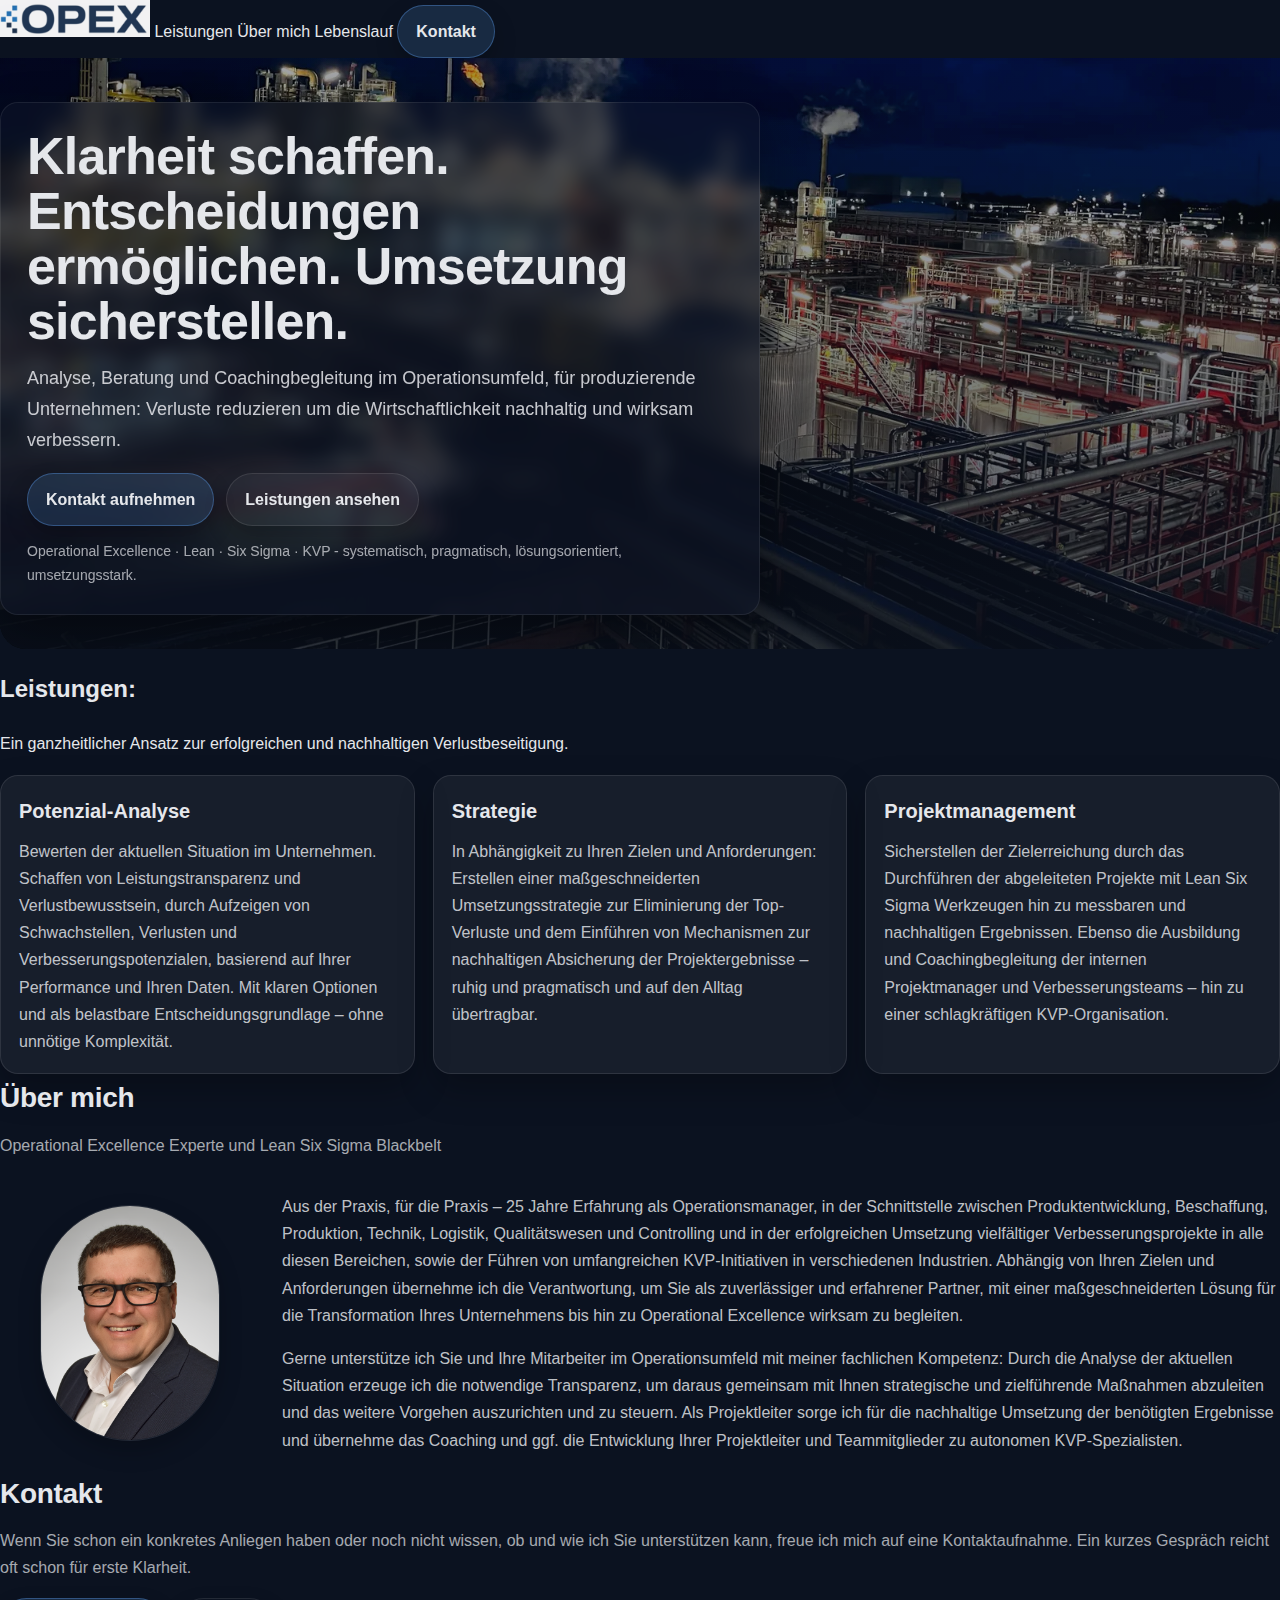
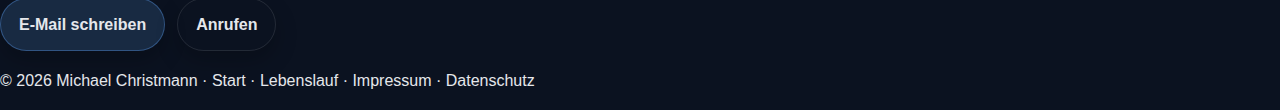
<file: index.html>
<!doctype html>
<html lang="de">
<head>
  <meta charset="utf-8">
  <meta name="viewport" content="width=device-width, initial-scale=1">

  <title>OPEX – Beratung • Coaching • Projektmanagement</title>
  <meta name="description" content="[Kurze Beschreibung der Seite – Platzhalter]">
  <meta name="robots" content="noindex, nofollow">

  <link rel="icon" href="assets/icons/favicon.ico">
  <link rel="apple-touch-icon" href="assets/icons/apple-touch-icon.png">

  <meta property="og:title" content="OPEX – Beratung">
  <meta property="og:description" content="[Kurzbeschreibung – Platzhalter]">
  <meta property="og:type" content="website">
  <meta property="og:image" content="assets/images/og-image.png">

  <meta name="twitter:card" content="summary_large_image">
  <meta name="twitter:title" content="OPEX – Beratung">
  <meta name="twitter:description" content="[Kurzbeschreibung – Platzhalter]">
  <meta name="twitter:image" content="assets/images/og-image.png">

  <link rel="preload" href="styles.css" as="style">
  <link rel="stylesheet" href="styles.css">
</head>

  
<body>
  <a href="#main" class="skip-link">Zum Inhalt springen</a>

  <nav aria-label="Hauptnavigation">
    <a href="index.html" class="brand" aria-label="Start">
      <img
        class="brand-logo"
        src="assets/images/logo-opex-200.png"
        srcset="assets/images/logo-opex-200.png 200w, assets/images/logo-opex-320.png 320w"
        sizes="(max-width: 700px) 120px, 150px"
        alt="OPEX"
        width="150"
        height="38"
        decoding="async"
      >
    </a>

    <a href="#leistungen">Leistungen</a>
    <a href="#ueber-mich">Über mich</a>
    <a href="lebenslauf.html">Lebenslauf</a>
    <a href="#kontakt" class="btn btn-primary nav-cta">Kontakt</a>

  </nav>

  <main id="main">
    <!-- HERO -->
    <section class="hero" aria-label="Start">
      <picture class="hero-bg" aria-hidden="true">
        <source
          type="image/webp"
          srcset="assets/images/hero-industrie-800.webp 800w, assets/images/hero-industrie-1200.webp 1200w, assets/images/hero-industrie-1600.webp 1600w, assets/images/hero-industrie-2000.webp 2000w"
          sizes="100vw"
        >
        <img
          src="assets/images/hero-industrie-1200.jpg"
          srcset="assets/images/hero-industrie-800.jpg 800w, assets/images/hero-industrie-1200.jpg 1200w, assets/images/hero-industrie-1600.jpg 1600w, assets/images/hero-industrie-2000.jpg 2000w"
          sizes="100vw"
          alt=""
          loading="eager"
          decoding="async"
        >
      </picture>

      <div class="hero-inner">
        <div class="hero-content">
          <h1>Klarheit schaffen. Entscheidungen ermöglichen. Umsetzung sicherstellen.</h1>

<p class="hero-lead">
  Analyse, Beratung und Coachingbegleitung im Operationsumfeld, für produzierende Unternehmen: 
  Verluste reduzieren um die Wirtschaftlichkeit nachhaltig und wirksam verbessern.
</p>

<div class="hero-actions">
  <a class="btn btn-primary" href="#kontakt">Kontakt aufnehmen</a>
  <a class="btn btn-ghost" href="#leistungen">Leistungen ansehen</a>
</div>

<p class="hero-note">
  Operational Excellence · Lean · Six Sigma · KVP - systematisch, pragmatisch, lösungsorientiert, umsetzungsstark.
</p>

        </div>
      </div>
    </section>
    
    <!-- LEISTUNGEN -->
  
   <section id="leistungen">
  <h2>Leistungen: </h2>
  <p>Ein ganzheitlicher Ansatz zur erfolgreichen und nachhaltigen Verlustbeseitigung.<p>

  <div class="cards-3">
    <div class="card">
      <h3>Potenzial-Analyse</h3>
      <p>
        Bewerten der aktuellen Situation im Unternehmen. 
        Schaffen von Leistungstransparenz und Verlustbewusstsein, durch Aufzeigen von Schwachstellen, Verlusten und Verbesserungspotenzialen, basierend auf Ihrer Performance und Ihren Daten. 
        Mit klaren Optionen und als belastbare Entscheidungsgrundlage – ohne unnötige Komplexität.
      </p>
    </div>

    <div class="card">
      <h3>Strategie</h3>
      <p>
      In Abhängigkeit zu Ihren Zielen und Anforderungen: Erstellen einer maßgeschneiderten Umsetzungsstrategie zur Eliminierung der Top-Verluste und dem Einführen von Mechanismen zur nachhaltigen Absicherung der Projektergebnisse – ruhig und pragmatisch und auf den Alltag übertragbar. 
      </p>
    </div>

    <div class="card">
      <h3>Projektmanagement</h3>
     <p>
  Sicherstellen der Zielerreichung durch das Durchführen der abgeleiteten Projekte mit Lean Six Sigma Werkzeugen hin zu messbaren und nachhaltigen Ergebnissen. Ebenso die Ausbildung und Coachingbegleitung der internen Projektmanager und Verbesserungsteams – hin zu einer schlagkräftigen KVP-Organisation.
</p>

    </div>
  </div>
</section>


    <!-- ÜBER MICH -->
    <section id="ueber-mich">
  <header class="section-head">
    <h2>Über mich</h2>
    <p>Operational Excellence Experte und Lean Six Sigma Blackbelt</p>

  </header>

  <div class="about-grid">

        <figure class="about-portrait">
          <picture>
  <source type="image/webp"
          srcset="assets/images/portrait-michael-360.webp 360w,
                  assets/images/portrait-michael-720.webp 720w"
          sizes="(max-width: 700px) 140px, 180px">
  <img
    src="assets/images/portrait-michael-360.jpg"
    srcset="assets/images/portrait-michael-360.jpg 360w,
            assets/images/portrait-michael-720.jpg 720w"
    sizes="(max-width: 700px) 140px, 180px"
    alt="Portrait von Michael Christmann"
    width="180"
    height="239"
    loading="lazy"
    decoding="async"
  >
</picture>

        </figure>

        <div class="about-text">
          <p>Aus der Praxis, für die Praxis – 25 Jahre Erfahrung als Operationsmanager, in der Schnittstelle zwischen Produktentwicklung, Beschaffung, Produktion, Technik, Logistik, Qualitätswesen und Controlling und in der erfolgreichen Umsetzung vielfältiger Verbesserungsprojekte in alle diesen Bereichen, sowie der Führen von umfangreichen KVP-Initiativen in verschiedenen Industrien.
Abhängig von Ihren Zielen und Anforderungen übernehme ich die Verantwortung, um Sie als zuverlässiger und erfahrener Partner, mit einer maßgeschneiderten Lösung für die Transformation Ihres Unternehmens bis hin zu Operational Excellence wirksam zu begleiten.
</p>
          <p>Gerne unterstütze ich Sie und Ihre Mitarbeiter im Operationsumfeld mit meiner fachlichen Kompetenz: Durch die Analyse der aktuellen Situation erzeuge ich die notwendige Transparenz, um daraus gemeinsam mit Ihnen strategische und zielführende Maßnahmen abzuleiten und das weitere Vorgehen auszurichten und zu steuern. 
Als Projektleiter sorge ich für die nachhaltige Umsetzung der benötigten Ergebnisse und übernehme das Coaching und ggf. die Entwicklung Ihrer Projektleiter und Teammitglieder zu autonomen KVP-Spezialisten. 
</p>
        </div>
      </div>
    </section>

    <!-- KONTAKT -->
    <section id="kontakt">
  <header class="section-head">
    <h2>Kontakt</h2>
    <p>Wenn Sie schon ein konkretes Anliegen haben oder noch nicht wissen, ob und wie ich Sie unterstützen kann, freue ich mich auf eine Kontaktaufnahme. Ein kurzes Gespräch reicht oft schon für erste Klarheit.</p>
  </header>

  <div class="contact-actions">

     <a class="btn btn-primary" href="mailto:michael.christmann@gmail.com">E-Mail schreiben</a>
     <a class="btn btn-outline" href="tel:+49123456789">Anrufen</a>
  </div>
    </section>
  </main>

  <footer>
    <p>
      © 2026 Michael Christmann ·
      <a href="index.html">Start</a> ·
      <a href="lebenslauf.html">Lebenslauf</a> ·
      <a href="impressum.html">Impressum</a> ·
      <a href="datenschutz.html">Datenschutz</a>
    </p>
  </footer>
</body>
</html>
</file>
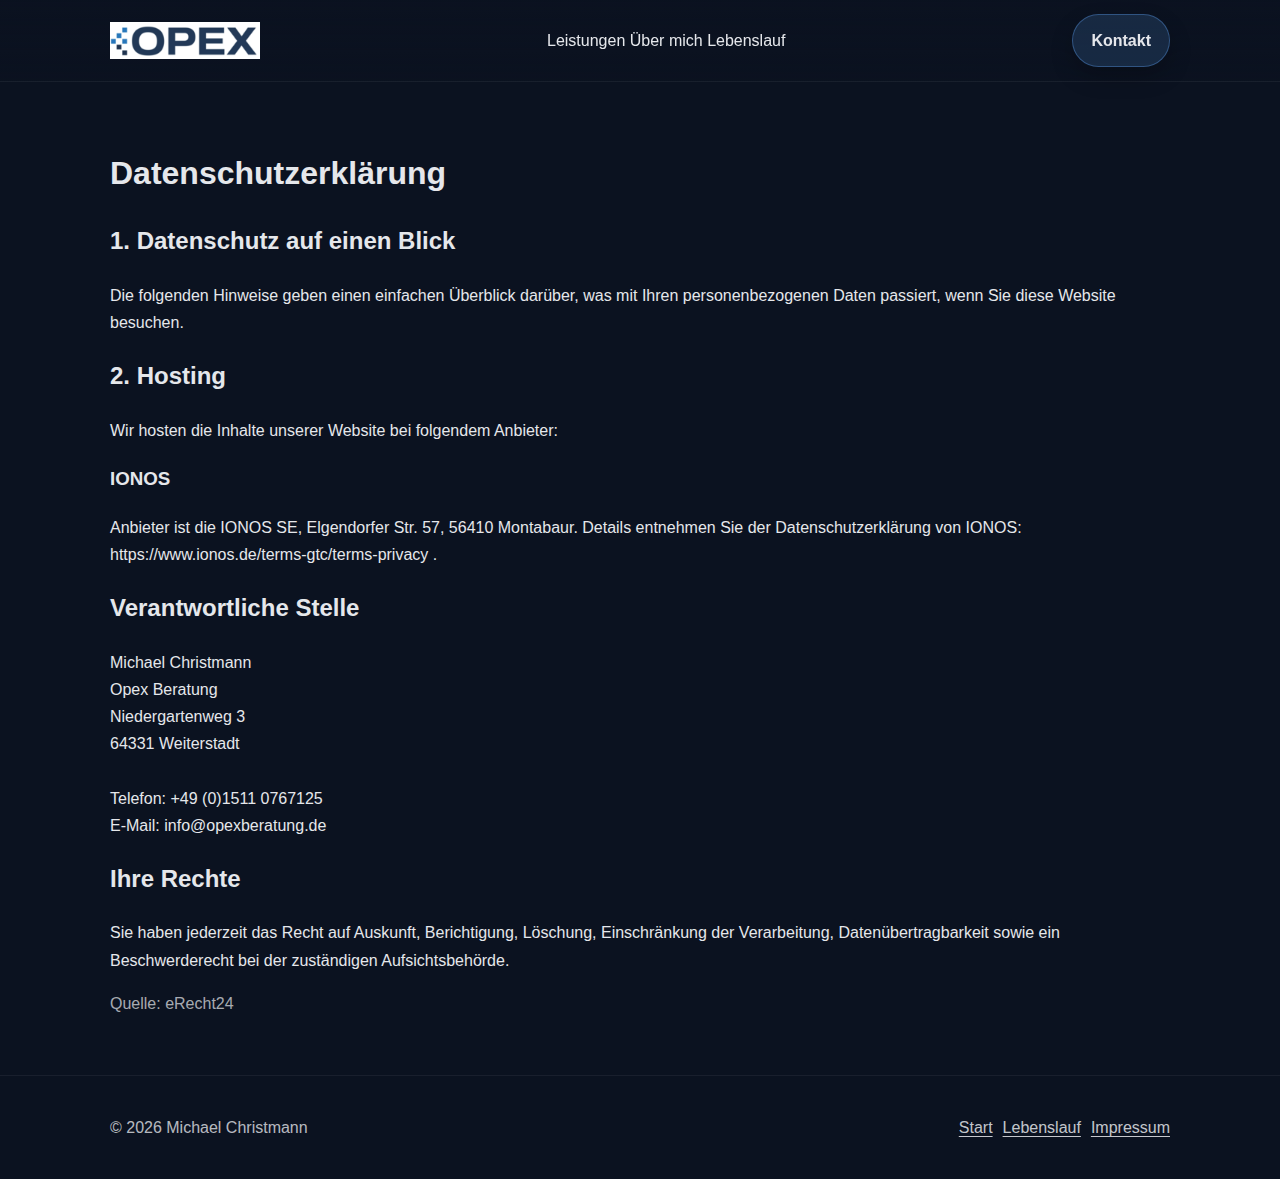
<file: datenschutz.html>
<!doctype html>
<html lang="de">
<head>
  <meta charset="utf-8">
  <meta name="viewport" content="width=device-width, initial-scale=1">
  <title>Datenschutz – OPEX Beratung</title>
  <meta name="description" content="Datenschutzerklärung der OPEX Beratung – Michael Christmann.">
  <meta name="robots" content="noindex, nofollow">
  <link rel="stylesheet" href="styles.css">
</head>

<body>
  <a href="#main" class="skip-link">Zum Inhalt springen</a>

  <header class="site-header">
    <nav class="site-nav">
      <a href="index.html" class="brand">
        <img class="brand-logo"
          src="assets/images/logo-opex-200.png"
          alt="OPEX"
          width="150"
          height="38">
      </a>
      <div class="nav-pills">
        <a href="index.html#leistungen">Leistungen</a>
        <a href="index.html#ueber-mich">Über mich</a>
        <a href="lebenslauf.html">Lebenslauf</a>
      </div>
      <a href="mailto:info@opexberatung.de" class="btn btn-primary nav-cta">Kontakt</a>
    </nav>
  </header>

  <main id="main" class="section">
    <div class="container legal-page">

      <h1>Datenschutzerklärung</h1>

      <h2>1. Datenschutz auf einen Blick</h2>
      <p>
        Die folgenden Hinweise geben einen einfachen Überblick darüber, was mit Ihren personenbezogenen Daten passiert,
        wenn Sie diese Website besuchen.
      </p>

      <h2>2. Hosting</h2>
      <p>
        Wir hosten die Inhalte unserer Website bei folgendem Anbieter:
      </p>

      <h3>IONOS</h3>
      <p>
        Anbieter ist die IONOS SE, Elgendorfer Str. 57, 56410 Montabaur.
        Details entnehmen Sie der Datenschutzerklärung von IONOS:
        <a href="https://www.ionos.de/terms-gtc/terms-privacy"
           target="_blank"
           rel="noopener noreferrer">
           https://www.ionos.de/terms-gtc/terms-privacy
        </a>.
      </p>

      <h2>Verantwortliche Stelle</h2>
      <p>
        Michael Christmann<br>
        Opex Beratung<br>
        Niedergartenweg 3<br>
        64331 Weiterstadt<br><br>
        Telefon: +49 (0)1511 0767125<br>
        E-Mail: info@opexberatung.de
      </p>

      <h2>Ihre Rechte</h2>
      <p>
        Sie haben jederzeit das Recht auf Auskunft, Berichtigung, Löschung, Einschränkung der Verarbeitung,
        Datenübertragbarkeit sowie ein Beschwerderecht bei der zuständigen Aufsichtsbehörde.
      </p>

      <p class="muted">
        Quelle: eRecht24
      </p>

    </div>
  </main>

  <footer class="site-footer">
    <div class="container footer-inner">
      <p>© 2026 Michael Christmann</p>
      <div class="footer-links">
        <a href="index.html">Start</a>
        <a href="lebenslauf.html">Lebenslauf</a>
        <a href="impressum.html">Impressum</a>
      </div>
    </div>
  </footer>
</body> 
</html>
</file>
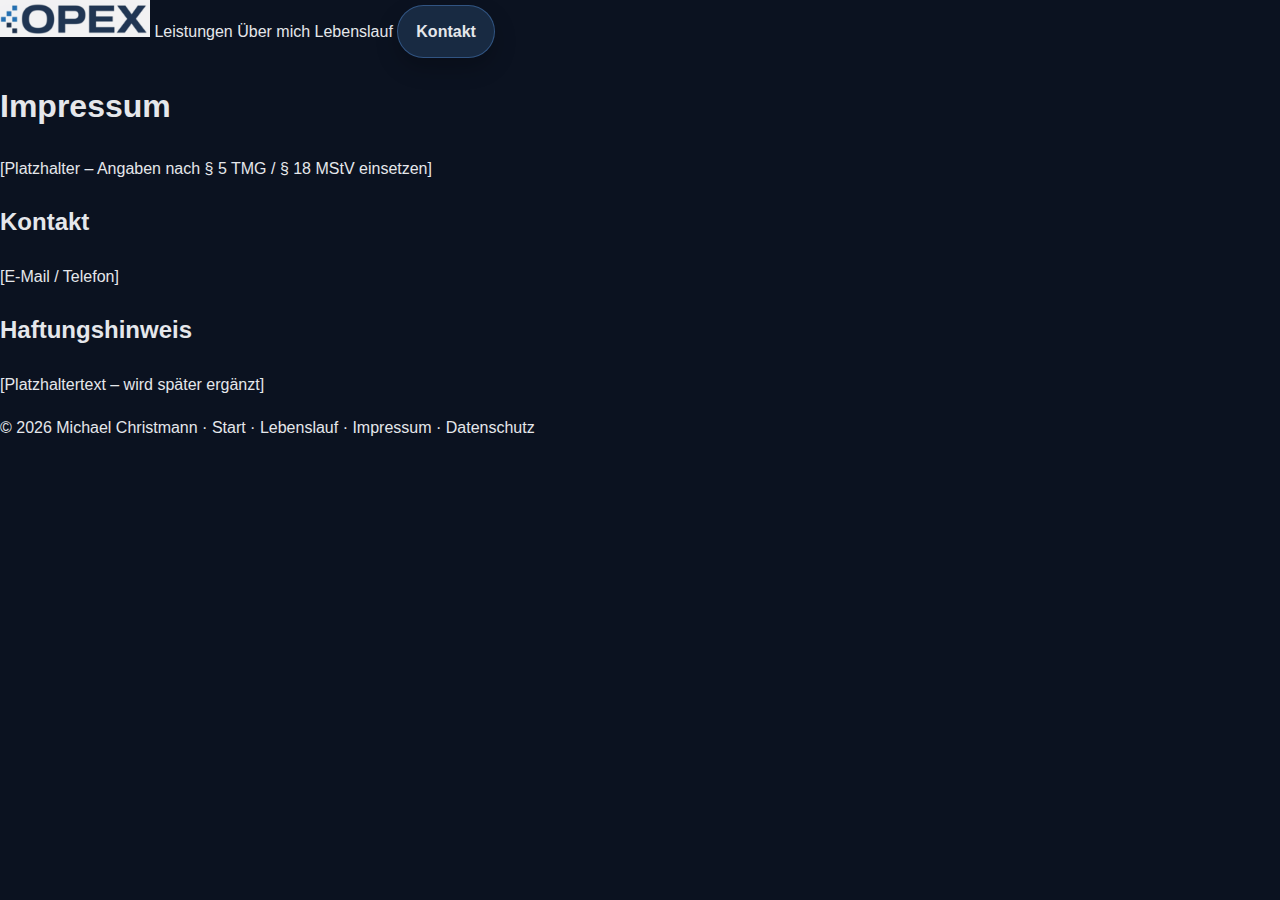
<file: impressum.html>
<!doctype html>
<html lang="de">
<head>
  <meta charset="utf-8">
  <meta name="viewport" content="width=device-width, initial-scale=1">

  <title>Impressum – OPEX</title>
  <meta name="description" content="Impressum der Website von Michael Christmann.">
  <meta name="robots" content="noindex, nofollow">

  <link rel="icon" href="assets/icons/favicon.ico">
  <link rel="apple-touch-icon" href="assets/icons/apple-touch-icon.png">

  <meta property="og:title" content="Impressum – OPEX">
  <meta property="og:description" content="Impressum der Website von Michael Christmann.">
  <meta property="og:type" content="website">
  <meta property="og:image" content="assets/images/og-image.png">

  <meta name="twitter:card" content="summary_large_image">
  <meta name="twitter:title" content="Impressum – OPEX">
  <meta name="twitter:description" content="Impressum der Website von Michael Christmann.">
  <meta name="twitter:image" content="assets/images/og-image.png">

  <link rel="preload" href="styles.css" as="style">
  <link rel="stylesheet" href="styles.css">
</head>

<body>
  <a href="#main" class="skip-link">Zum Inhalt springen</a>

  <nav aria-label="Hauptnavigation">
    <a href="index.html" class="brand" aria-label="Start">
      <img
        class="brand-logo"
        src="assets/images/logo-opex-200.png"
        srcset="assets/images/logo-opex-200.png 200w, assets/images/logo-opex-320.png 320w"
        sizes="(max-width: 700px) 120px, 150px"
        alt="OPEX"
        width="150"
        height="38"
        decoding="async"
      >
    </a>

    <a href="index.html#leistungen">Leistungen</a>
    <a href="index.html#ueber-mich">Über mich</a>
    <a href="lebenslauf.html">Lebenslauf</a>
    <a href="#kontakt" class="btn btn-primary nav-cta">Kontakt</a>
  </nav>

  <main id="main">
    <section>
      <h1>Impressum</h1>
      <p>[Platzhalter – Angaben nach § 5 TMG / § 18 MStV einsetzen]</p>

      <h2>Kontakt</h2>
      <p>[E-Mail / Telefon]</p>

      <h2>Haftungshinweis</h2>
      <p>[Platzhaltertext – wird später ergänzt]</p>
    </section>
  </main>

  <footer>
    <p>
      © 2026 Michael Christmann ·
      <a href="index.html">Start</a> ·
      <a href="lebenslauf.html">Lebenslauf</a> ·
      <a href="impressum.html" aria-current="page">Impressum</a> ·
      <a href="datenschutz.html">Datenschutz</a>
    </p>
  </footer>
</body>
</html>
</file>
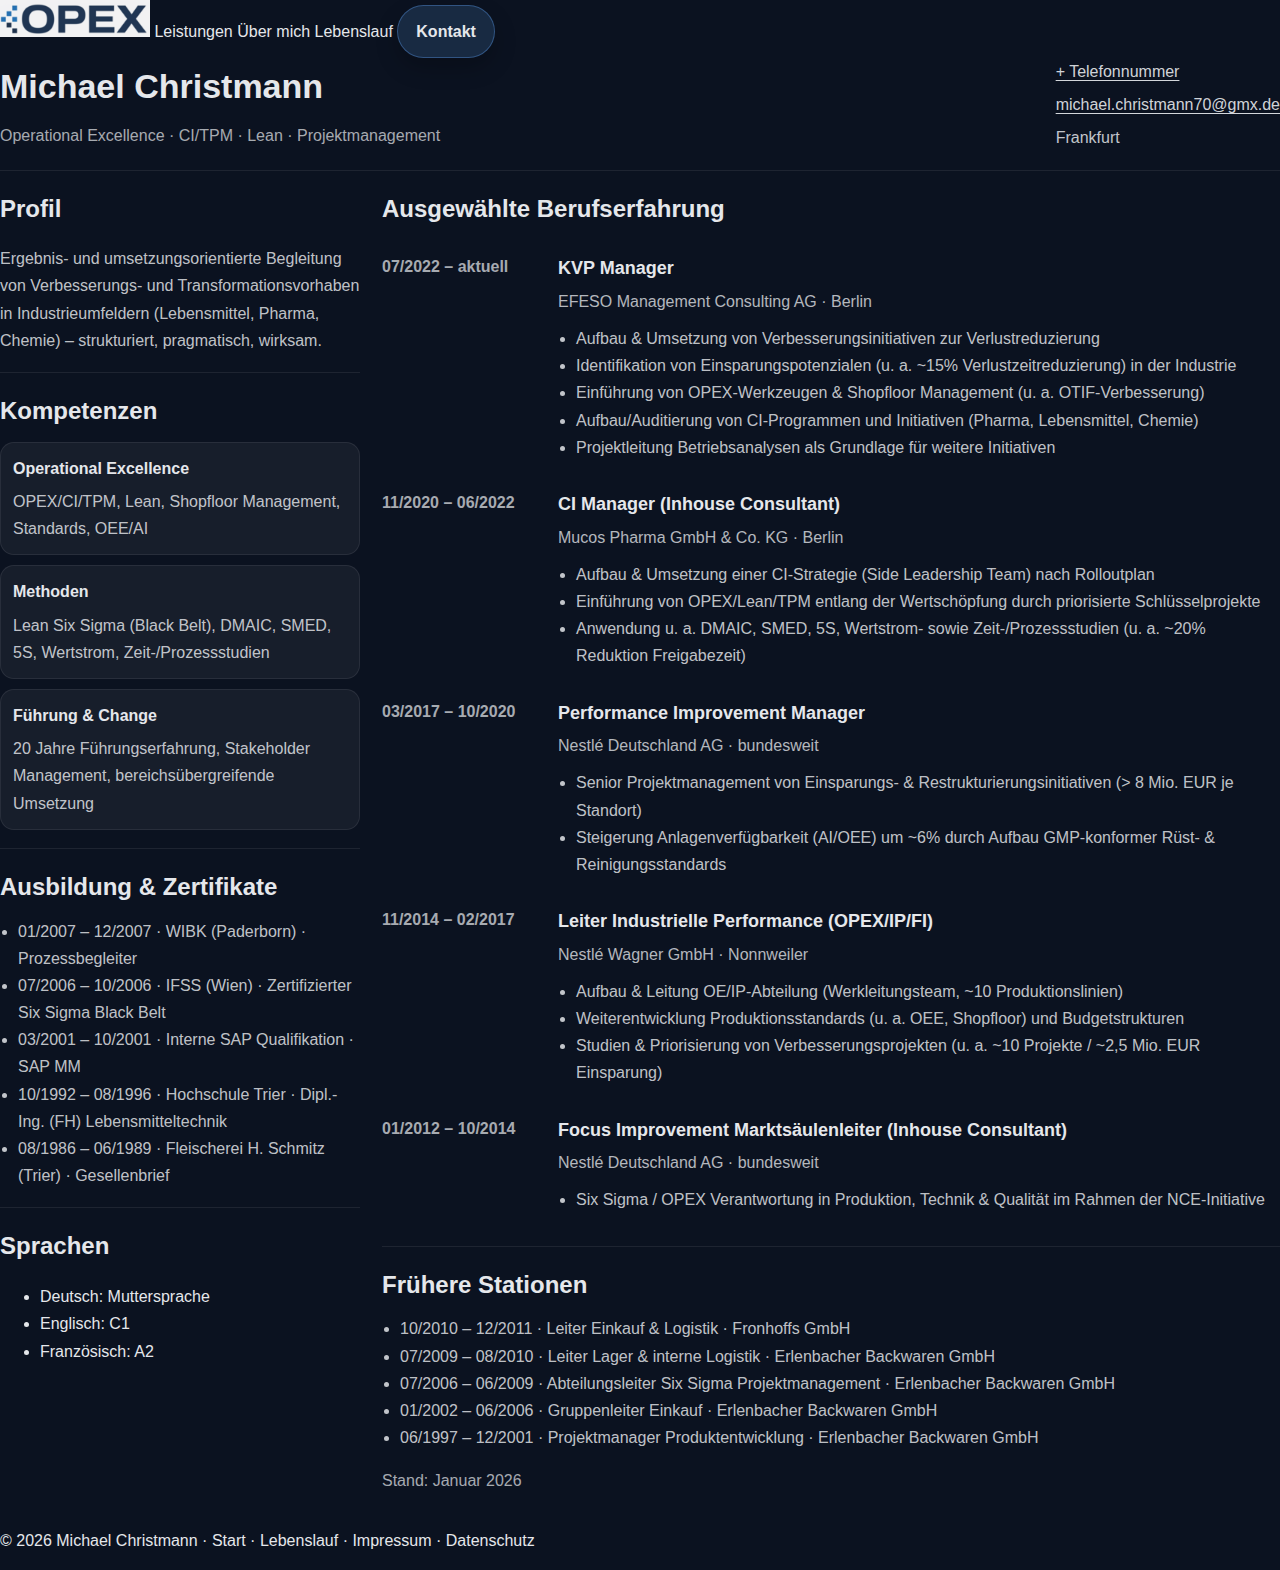
<file: lebenslauf.html>
<!doctype html>
<html lang="de">
<head>
  <meta charset="utf-8">
  <meta name="viewport" content="width=device-width, initial-scale=1">

  <title>Lebenslauf – Michael Christmann</title>
  <meta name="description" content="Profil und Lebenslauf von Michael Christmann – Beratung, Coaching und Projektmanagement.">
  <meta name="robots" content="noindex, nofollow">

  <link rel="icon" href="assets/icons/favicon.ico">
  <link rel="apple-touch-icon" href="assets/icons/apple-touch-icon.png">

  <meta property="og:title" content="Lebenslauf – Michael Christmann">
  <meta property="og:description" content="Profil und Lebenslauf – Beratung, Coaching und Projektmanagement.">
  <meta property="og:type" content="website">
  <meta property="og:image" content="assets/images/og-image.png">

  <meta name="twitter:card" content="summary_large_image">
  <meta name="twitter:title" content="Lebenslauf – Michael Christmann">
  <meta name="twitter:description" content="Profil und Lebenslauf – Beratung, Coaching und Projektmanagement.">
  <meta name="twitter:image" content="assets/images/og-image.png">

  <link rel="preload" href="styles.css" as="style">
  <link rel="stylesheet" href="styles.css">
</head>

<body>
  <a href="#main" class="skip-link">Zum Inhalt springen</a>

  <nav aria-label="Hauptnavigation">
    <a href="index.html" class="brand" aria-label="Start">
      <img
        class="brand-logo"
        src="assets/images/logo-opex-200.png"
        srcset="assets/images/logo-opex-200.png 200w, assets/images/logo-opex-320.png 320w"
        sizes="(max-width: 700px) 120px, 150px"
        alt="OPEX"
        width="150"
        height="38"
        decoding="async"
      >
    </a>

    <a href="index.html#leistungen">Leistungen</a>
    <a href="index.html#ueber-mich">Über mich</a>
    <a href="lebenslauf.html" class="active" aria-current="page">Lebenslauf</a>
    <a href="mailto:michael.christmann70@gmx.de" class="btn btn-primary nav-cta">Kontakt</a>
  </nav>

<main id="main">
  <section class="cv" aria-label="Lebenslauf">
    <header class="cv-header">
      <div class="cv-title">
        <h1>Michael Christmann</h1>
        <p class="cv-subtitle">
          Operational Excellence · CI/TPM · Lean · Projektmanagement
        </p>
      </div>

      <div class="cv-contact">
        <a class="cv-contact-item" href="tel:+4915110767125">+ Telefonnummer</a>
        <a class="cv-contact-item" href="mailto:michael.christmann70@gmx.de">michael.christmann70@gmx.de</a>
        <span class="cv-contact-item">Frankfurt</span>
      </div>
    </header>

    <div class="hr"></div>

    <div class="cv-grid">
      <!-- ASIDE -->
      <aside class="cv-aside">
        <h2>Profil</h2>
        <p>
          Ergebnis- und umsetzungsorientierte Begleitung von Verbesserungs- und Transformationsvorhaben
          in Industrieumfeldern (Lebensmittel, Pharma, Chemie) – strukturiert, pragmatisch, wirksam.
        </p>

        <div class="hr"></div>

        <h2>Kompetenzen</h2>

        <!-- Desktop: 3 Cluster -->
        <div class="skill-clusters">
          <div class="skill-cluster">
            <h3 class="skill-title">Operational Excellence</h3>
            <p class="skill-text">OPEX/CI/TPM, Lean, Shopfloor Management, Standards, OEE/AI</p>
          </div>

          <div class="skill-cluster">
            <h3 class="skill-title">Methoden</h3>
            <p class="skill-text">Lean Six Sigma (Black Belt), DMAIC, SMED, 5S, Wertstrom, Zeit-/Prozessstudien</p>
          </div>

          <div class="skill-cluster">
            <h3 class="skill-title">Führung &amp; Change</h3>
            <p class="skill-text">20 Jahre Führungserfahrung, Stakeholder Management, bereichsübergreifende Umsetzung</p>
          </div>
        </div>

        <!-- Mobile: einklappbar -->
        <details class="skill-details">
          <summary>Kompetenzen (kompakt)</summary>
          <div class="skill-details-inner">
            <p><strong>Operational Excellence:</strong> OPEX/CI/TPM, Lean, SFM, Standards, OEE/AI</p>
            <p><strong>Methoden:</strong> Six Sigma (BB), DMAIC, SMED, 5S, Wertstrom, Studien</p>
            <p><strong>Führung &amp; Change:</strong> Führung, Stakeholder, bereichsübergreifend</p>
          </div>
        </details>

        <div class="hr"></div>

        <h2>Ausbildung &amp; Zertifikate</h2>
        <ul class="cv-list-tight">
          <li>01/2007 – 12/2007 · WIBK (Paderborn) · Prozessbegleiter</li>
          <li>07/2006 – 10/2006 · IFSS (Wien) · Zertifizierter Six Sigma Black Belt</li>
          <li>03/2001 – 10/2001 · Interne SAP Qualifikation · SAP MM</li>
          <li>10/1992 – 08/1996 · Hochschule Trier · Dipl.-Ing. (FH) Lebensmitteltechnik</li>
          <li>08/1986 – 06/1989 · Fleischerei H. Schmitz (Trier) · Gesellenbrief</li>
        </ul>

        <div class="hr"></div>

        <h2>Sprachen</h2>
        <ul>
          <li>Deutsch: Muttersprache</li>
          <li>Englisch: C1</li>
          <li>Französisch: A2</li>
        </ul>
      </aside>

      <!-- MAIN -->
      <div class="cv-main">
        <h2>Ausgewählte Berufserfahrung</h2>

        <article class="cv-item">
          <div class="cv-date">07/2022 – aktuell</div>
          <div class="cv-body">
            <h3 class="cv-role">KVP Manager</h3>
            <div class="cv-org">EFESO Management Consulting AG · Berlin</div>
            <ul>
              <li>Aufbau &amp; Umsetzung von Verbesserungsinitiativen zur Verlustreduzierung</li>
              <li>Identifikation von Einsparungspotenzialen (u. a. ~15% Verlustzeitreduzierung) in der Industrie</li>
              <li>Einführung von OPEX-Werkzeugen &amp; Shopfloor Management (u. a. OTIF-Verbesserung)</li>
              <li>Aufbau/Auditierung von CI-Programmen und Initiativen (Pharma, Lebensmittel, Chemie)</li>
              <li>Projektleitung Betriebsanalysen als Grundlage für weitere Initiativen</li>
            </ul>
          </div>
        </article>

        <article class="cv-item">
          <div class="cv-date">11/2020 – 06/2022</div>
          <div class="cv-body">
            <h3 class="cv-role">CI Manager (Inhouse Consultant)</h3>
            <div class="cv-org">Mucos Pharma GmbH &amp; Co. KG · Berlin</div>
            <ul>
              <li>Aufbau &amp; Umsetzung einer CI-Strategie (Side Leadership Team) nach Rolloutplan</li>
              <li>Einführung von OPEX/Lean/TPM entlang der Wertschöpfung durch priorisierte Schlüsselprojekte</li>
              <li>Anwendung u. a. DMAIC, SMED, 5S, Wertstrom- sowie Zeit-/Prozessstudien (u. a. ~20% Reduktion Freigabezeit)</li>
            </ul>
          </div>
        </article>

        <article class="cv-item">
          <div class="cv-date">03/2017 – 10/2020</div>
          <div class="cv-body">
            <h3 class="cv-role">Performance Improvement Manager</h3>
            <div class="cv-org">Nestlé Deutschland AG · bundesweit</div>
            <ul>
              <li>Senior Projektmanagement von Einsparungs- &amp; Restrukturierungsinitiativen (&gt; 8 Mio. EUR je Standort)</li>
              <li>Steigerung Anlagenverfügbarkeit (AI/OEE) um ~6% durch Aufbau GMP-konformer Rüst- &amp; Reinigungsstandards</li>
            </ul>
          </div>
        </article>

        <article class="cv-item">
          <div class="cv-date">11/2014 – 02/2017</div>
          <div class="cv-body">
            <h3 class="cv-role">Leiter Industrielle Performance (OPEX/IP/FI)</h3>
            <div class="cv-org">Nestlé Wagner GmbH · Nonnweiler</div>
            <ul>
              <li>Aufbau &amp; Leitung OE/IP-Abteilung (Werkleitungsteam, ~10 Produktionslinien)</li>
              <li>Weiterentwicklung Produktionsstandards (u. a. OEE, Shopfloor) und Budgetstrukturen</li>
              <li>Studien &amp; Priorisierung von Verbesserungsprojekten (u. a. ~10 Projekte / ~2,5 Mio. EUR Einsparung)</li>
            </ul>
          </div>
        </article>

        <article class="cv-item">
          <div class="cv-date">01/2012 – 10/2014</div>
          <div class="cv-body">
            <h3 class="cv-role">Focus Improvement Marktsäulenleiter (Inhouse Consultant)</h3>
            <div class="cv-org">Nestlé Deutschland AG · bundesweit</div>
            <ul>
              <li>Six Sigma / OPEX Verantwortung in Produktion, Technik &amp; Qualität im Rahmen der NCE-Initiative</li>
            </ul>
          </div>
        </article>

        <div class="hr"></div>

        <h2>Frühere Stationen</h2>
        <ul class="cv-compact">
          <li>10/2010 – 12/2011 · Leiter Einkauf &amp; Logistik · Fronhoffs GmbH</li>
          <li>07/2009 – 08/2010 · Leiter Lager &amp; interne Logistik · Erlenbacher Backwaren GmbH</li>
          <li>07/2006 – 06/2009 · Abteilungsleiter Six Sigma Projektmanagement · Erlenbacher Backwaren GmbH</li>
          <li>01/2002 – 06/2006 · Gruppenleiter Einkauf · Erlenbacher Backwaren GmbH</li>
          <li>06/1997 – 12/2001 · Projektmanager Produktentwicklung · Erlenbacher Backwaren GmbH</li>
        </ul>

        <p class="muted cv-updated">Stand: Januar 2026</p>
      </div>
    </div>
  </section>
</main>


  <footer>
    <p>
      © 2026 Michael Christmann ·
      <a href="index.html">Start</a> ·
      <a href="lebenslauf.html">Lebenslauf</a> ·
      <a href="impressum.html">Impressum</a> ·
      <a href="datenschutz.html">Datenschutz</a>
    </p>
  </footer>
</body>
</html>
</file>
<file: styles.css>
/* =======================
   Base
======================= */
*,
*::before,
*::after { box-sizing: border-box; }

:root{
  --bg: #0b1220;
  --surface: rgba(255,255,255,0.05);
  --surface-2: rgba(255,255,255,0.07);
  --text: #e5e7eb;
  --muted: rgba(229,231,235,0.72);
  --border: rgba(255,255,255,0.10);
  --accent: #60a5fa;
  --shadow: 0 18px 45px rgba(0,0,0,0.35);
  --radius: 18px;
  --container: 1100px;
}

html { scroll-behavior: smooth; }
body{
  margin: 0;
  font-family: -apple-system, BlinkMacSystemFont, "Segoe UI", Roboto, Arial, sans-serif;
  background: var(--bg);
  color: var(--text);
  line-height: 1.7;
}

a{ color: inherit; text-decoration: none; }
a:hover{ opacity: 0.95; }

.container{
  max-width: var(--container);
  margin: 0 auto;
  padding: 0 20px;
}

.skip-link{
  position: absolute;
  left: -999px;
  top: auto;
  width: 1px;
  height: 1px;
  overflow: hidden;
}
.skip-link:focus{
  left: 16px;
  top: 16px;
  width: auto;
  height: auto;
  padding: 10px 12px;
  border-radius: 12px;
  background: rgba(255,255,255,0.10);
  border: 1px solid var(--border);
  z-index: 9999;
}

/* =======================
   Buttons
======================= */
.btn{
  display: inline-flex;
  align-items: center;
  justify-content: center;
  gap: 10px;
  padding: 12px 18px;
  border-radius: 999px;
  border: 1px solid var(--border);
  background: rgba(255,255,255,0.06);
  color: var(--text);
  font-weight: 600;
  text-decoration: none;
  box-shadow: 0 10px 22px rgba(0,0,0,0.22);
}

.btn-primary{
  background: rgba(96,165,250,0.16);
  border-color: rgba(96,165,250,0.35);
}

.btn-ghost{
  background: rgba(255,255,255,0.04);
}

.btn-outline{
  background: transparent;
}

/* =======================
   Header + Premium Nav
======================= */
.site-header{
  position: sticky;
  top: 0;
  z-index: 50;
  background: linear-gradient(to bottom, rgba(11,18,32,0.92), rgba(11,18,32,0.60));
  backdrop-filter: blur(10px);
  -webkit-backdrop-filter: blur(10px);
  border-bottom: 1px solid rgba(255,255,255,0.06);
}

.site-nav{
  max-width: var(--container);
  margin: 0 auto;
  padding: 14px 20px;
  display: flex;
  align-items: center;
  justify-content: space-between;
  gap: 14px;
  position: relative;
}

.brand{ display: inline-flex; align-items: center; }
.brand-logo{ height: auto; display: block; }

.nav-links{
  display: flex;
  align-items: center;
  gap: 12px;
}

.nav-links a{
  padding: 10px 14px;
  border-radius: 999px;
  border: 1px solid transparent;
  background: transparent;
  font-weight: 600;
  color: var(--text);
  opacity: 0.9;
}

.nav-links a:hover{
  background: rgba(255,255,255,0.06);
  border-color: rgba(255,255,255,0.06);
  opacity: 1;
}

.nav-links a.active{
  color: var(--accent);
  background: rgba(96,165,250,0.12);
  border-color: rgba(96,165,250,0.22);
  opacity: 1;
}

/* --- Critical fixes: prevent "white pill" & force hidden to win --- */
.nav-toggle{
  appearance: none;
  -webkit-appearance: none;
  border: 1px solid var(--border);
  background: rgba(255,255,255,0.06);
  color: var(--text);
  border-radius: 999px;
  width: 44px;
  height: 44px;
  padding: 0;
  display: none; /* shown on mobile */
  align-items: center;
  justify-content: center;
  cursor: pointer;
  box-shadow: 0 10px 22px rgba(0,0,0,0.22);
}

.nav-toggle:focus{
  outline: 3px solid rgba(96,165,250,0.35);
  outline-offset: 2px;
}

.nav-toggle-icon{
  width: 20px;
  height: 14px;
  display: inline-block;
  position: relative;
}

.nav-toggle-icon::before,
.nav-toggle-icon::after,
.nav-toggle-icon span{
  content: "";
  position: absolute;
  left: 0; right: 0;
  height: 2px;
  background: currentColor;
  border-radius: 999px;
}

.nav-toggle-icon::before{ top: 1px; }
.nav-toggle-icon::after{ bottom: 1px; }
.nav-toggle-icon{ color: var(--text); }

/* Mobile dropdown */
.mobile-menu{
  position: absolute;
  top: calc(100% + 10px);
  right: 20px;
  width: min(360px, calc(100vw - 40px));
  background: rgba(15,23,42,0.92);
  border: 1px solid rgba(255,255,255,0.10);
  border-radius: 18px;
  padding: 12px;
  box-shadow: var(--shadow);
  backdrop-filter: blur(12px);
  -webkit-backdrop-filter: blur(12px);
  display: grid;
  gap: 10px;
  z-index: 100;
}

/* HARD enforce hidden */
.mobile-menu[hidden]{
  display: none !important;
}

.mobile-menu a{
  display: block;
  text-align: center;
  padding: 12px 14px;
  border-radius: 14px;
  background: rgba(255,255,255,0.06);
  border: 1px solid rgba(255,255,255,0.08);
  color: var(--text);
  font-weight: 700;
}

.mobile-menu a:hover{
  background: rgba(255,255,255,0.10);
}

/* Mobile mode */
@media (max-width: 800px){
  .nav-links{ display: none; }
  .nav-toggle{ display: inline-flex; }
  .brand-logo{ width: 130px; }
}

/* =======================
   Hero
======================= */
.hero{
  position: relative;
  border-radius: 0 0 26px 26px;
  overflow: hidden;
}

.hero-bg{
  position: absolute;
  inset: 0;
  z-index: 0;
}

.hero-bg img{
  width: 100%;
  height: 100%;
  object-fit: cover;
  object-position: center 85%;
  filter: saturate(1.05) contrast(1.05);
}

.hero::after{
  content:"";
  position: absolute;
  inset: 0;
  background: radial-gradient(1200px 520px at 18% 20%, rgba(0,0,0,0.25), transparent 55%),
              linear-gradient(to bottom, rgba(11,18,32,0.25), rgba(11,18,32,0.78));
  z-index: 1;
}

.hero-inner{
  position: relative;
  z-index: 2;
  padding: 44px 0 34px;
}

.hero-content{
  max-width: 760px;
  padding: 26px 26px;
  border-radius: var(--radius);
  background: rgba(15,23,42,0.45);
  border: 1px solid rgba(255,255,255,0.08);
  box-shadow: var(--shadow);
  backdrop-filter: blur(10px);
  -webkit-backdrop-filter: blur(10px);
}

.hero h1{
  margin: 0 0 14px 0;
  font-size: 52px;
  line-height: 1.06;
  letter-spacing: -0.8px;
}

.hero-lead{
  margin: 0 0 18px 0;
  color: rgba(229,231,235,0.86);
  font-size: 18px;
}

.hero-actions{
  display: flex;
  flex-wrap: wrap;
  gap: 12px;
  margin: 18px 0 14px;
}

.hero-note{
  margin: 8px 0 0;
  color: rgba(229,231,235,0.70);
  font-size: 14px;
}

@media (max-width: 700px){
  .hero-inner{ padding: 26px 0 22px; }
  .hero h1{ font-size: 38px; }
  .hero-content{ padding: 18px; }
}

/* =======================
   Sections
======================= */
.section{
  padding: 42px 0;
}

.section-head h2{
  margin: 0 0 10px;
  font-size: 28px;
  letter-spacing: -0.3px;
}
.section-head p{
  margin: 0;
  color: var(--muted);
}

/* Cards */
.cards-3{
  margin-top: 18px;
  display: grid;
  grid-template-columns: repeat(3, 1fr);
  gap: 18px;
}
.card{
  background: rgba(255,255,255,0.05);
  border: 1px solid var(--border);
  border-radius: var(--radius);
  padding: 18px 18px;
  box-shadow: 0 16px 34px rgba(0,0,0,0.25);
}
.card h3{
  margin: 0 0 10px;
  font-size: 20px;
}
.card p{ margin: 0; color: rgba(229,231,235,0.84); }

@media (max-width: 900px){
  .cards-3{ grid-template-columns: 1fr; }
}

/* About */
.about-grid{
  margin-top: 18px;
  display: grid;
  grid-template-columns: auto 1fr;
  gap: 22px;
  align-items: center;
}
.about-portrait img{
  width: 180px;
  height: auto;
  border-radius: 999px;
  border: 1px solid var(--border);
  box-shadow: 0 10px 22px rgba(0,0,0,0.22);
  display: block;
}
.about-text p{ color: rgba(229,231,235,0.84); }

@media (max-width: 700px){
  .about-grid{ grid-template-columns: 1fr; }
  .about-portrait{ display: flex; justify-content: center; }
  .about-portrait img{ width: 150px; }
}

/* Kontakt */
.contact-actions{
  margin-top: 16px;
  display: flex;
  flex-wrap: wrap;
  gap: 12px;
}

/* CV */
.cv-header{
  display: flex;
  justify-content: space-between;
  gap: 18px;
  align-items: flex-start;
  flex-wrap: wrap;
}
.cv-title h1{ margin: 0; font-size: 34px; }
.cv-subtitle{ margin: 6px 0 0; color: var(--muted); }
.cv-contact{ display: grid; gap: 6px; color: rgba(229,231,235,0.85); }
.cv-contact a{ color: rgba(229,231,235,0.92); text-decoration: underline; text-underline-offset: 3px; }
.hr{
  height: 1px;
  background: rgba(255,255,255,0.08);
  margin: 18px 0;
}

.cv-grid{
  display: grid;
  grid-template-columns: 360px 1fr;
  gap: 22px;
}
.cv-aside h2, .cv-main h2{ margin: 0 0 10px; }
.cv-aside p{ color: rgba(229,231,235,0.84); }
.skill-cluster{
  background: rgba(255,255,255,0.05);
  border: 1px solid rgba(255,255,255,0.08);
  border-radius: 14px;
  padding: 12px 12px;
  margin: 10px 0;
}
.skill-title{ margin: 0 0 6px; font-size: 16px; }
.skill-text{ margin: 0; color: rgba(229,231,235,0.78); }
.skill-details{
  display: none;
  margin-top: 10px;
  background: rgba(255,255,255,0.05);
  border: 1px solid rgba(255,255,255,0.08);
  border-radius: 14px;
  padding: 10px 12px;
}
.skill-details summary{ cursor: pointer; font-weight: 700; }
.skill-details-inner p{ margin: 10px 0; color: rgba(229,231,235,0.80); }

.cv-item{
  display: grid;
  grid-template-columns: 160px 1fr;
  gap: 16px;
  padding: 14px 0;
}
.cv-date{ color: var(--muted); font-weight: 700; }
.cv-role{ margin: 0; font-size: 18px; }
.cv-org{ color: rgba(229,231,235,0.78); margin: 4px 0 10px; }
.cv-body ul{ margin: 0; padding-left: 18px; color: rgba(229,231,235,0.84); }

.cv-list-tight, .cv-compact{ margin: 0; padding-left: 18px; color: rgba(229,231,235,0.84); }
.muted{ color: var(--muted); }

@media (max-width: 980px){
  .cv-grid{ grid-template-columns: 1fr; }
  .cv-item{ grid-template-columns: 1fr; }
  .skill-details{ display: block; }
  .skill-clusters{ display: none; }
}

/* Footer */
.site-footer{
  border-top: 1px solid rgba(255,255,255,0.06);
  padding: 22px 0;
  color: rgba(229,231,235,0.80);
}
.footer-inner{
  display: flex;
  flex-wrap: wrap;
  gap: 12px;
  justify-content: space-between;
  align-items: center;
}
.footer-links{
  display: flex;
  flex-wrap: wrap;
  gap: 10px;
}
.footer-links a{
  color: rgba(229,231,235,0.86);
  text-decoration: underline;
  text-underline-offset: 3px;
}
</file>
